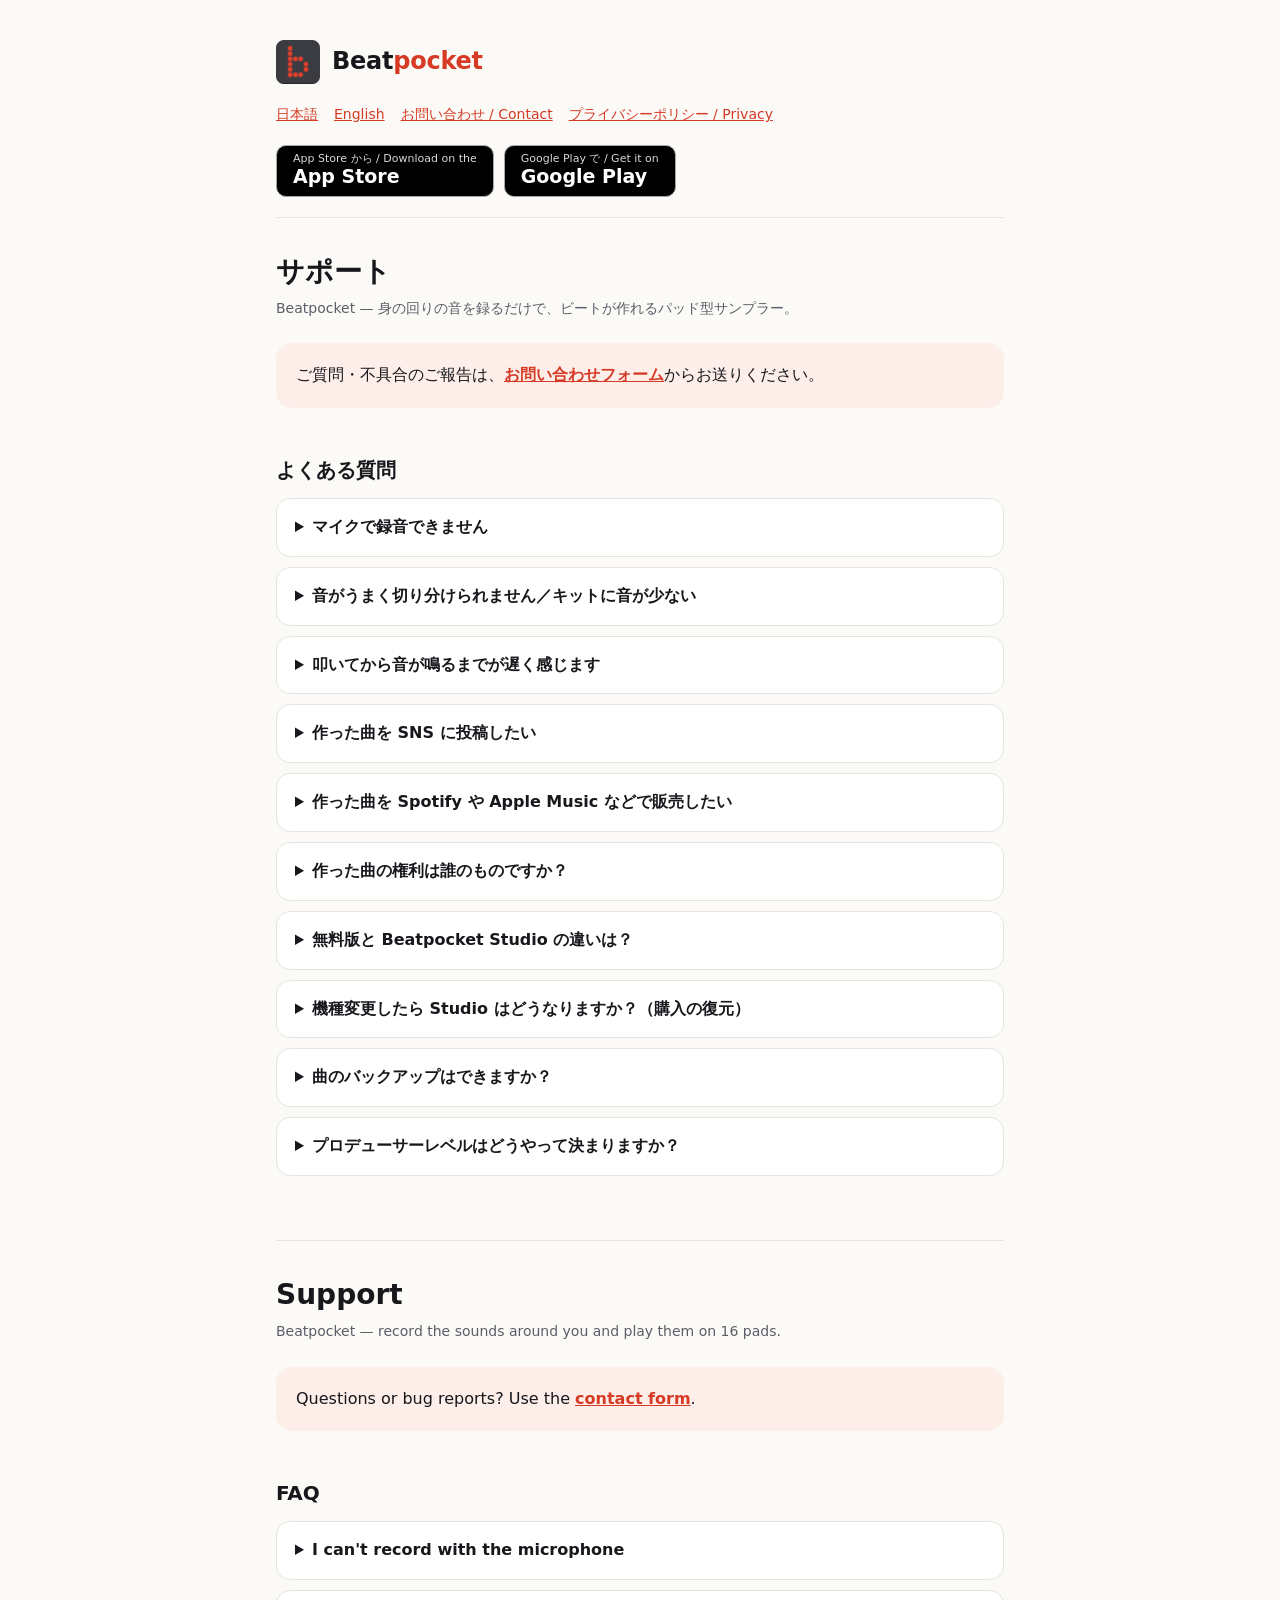
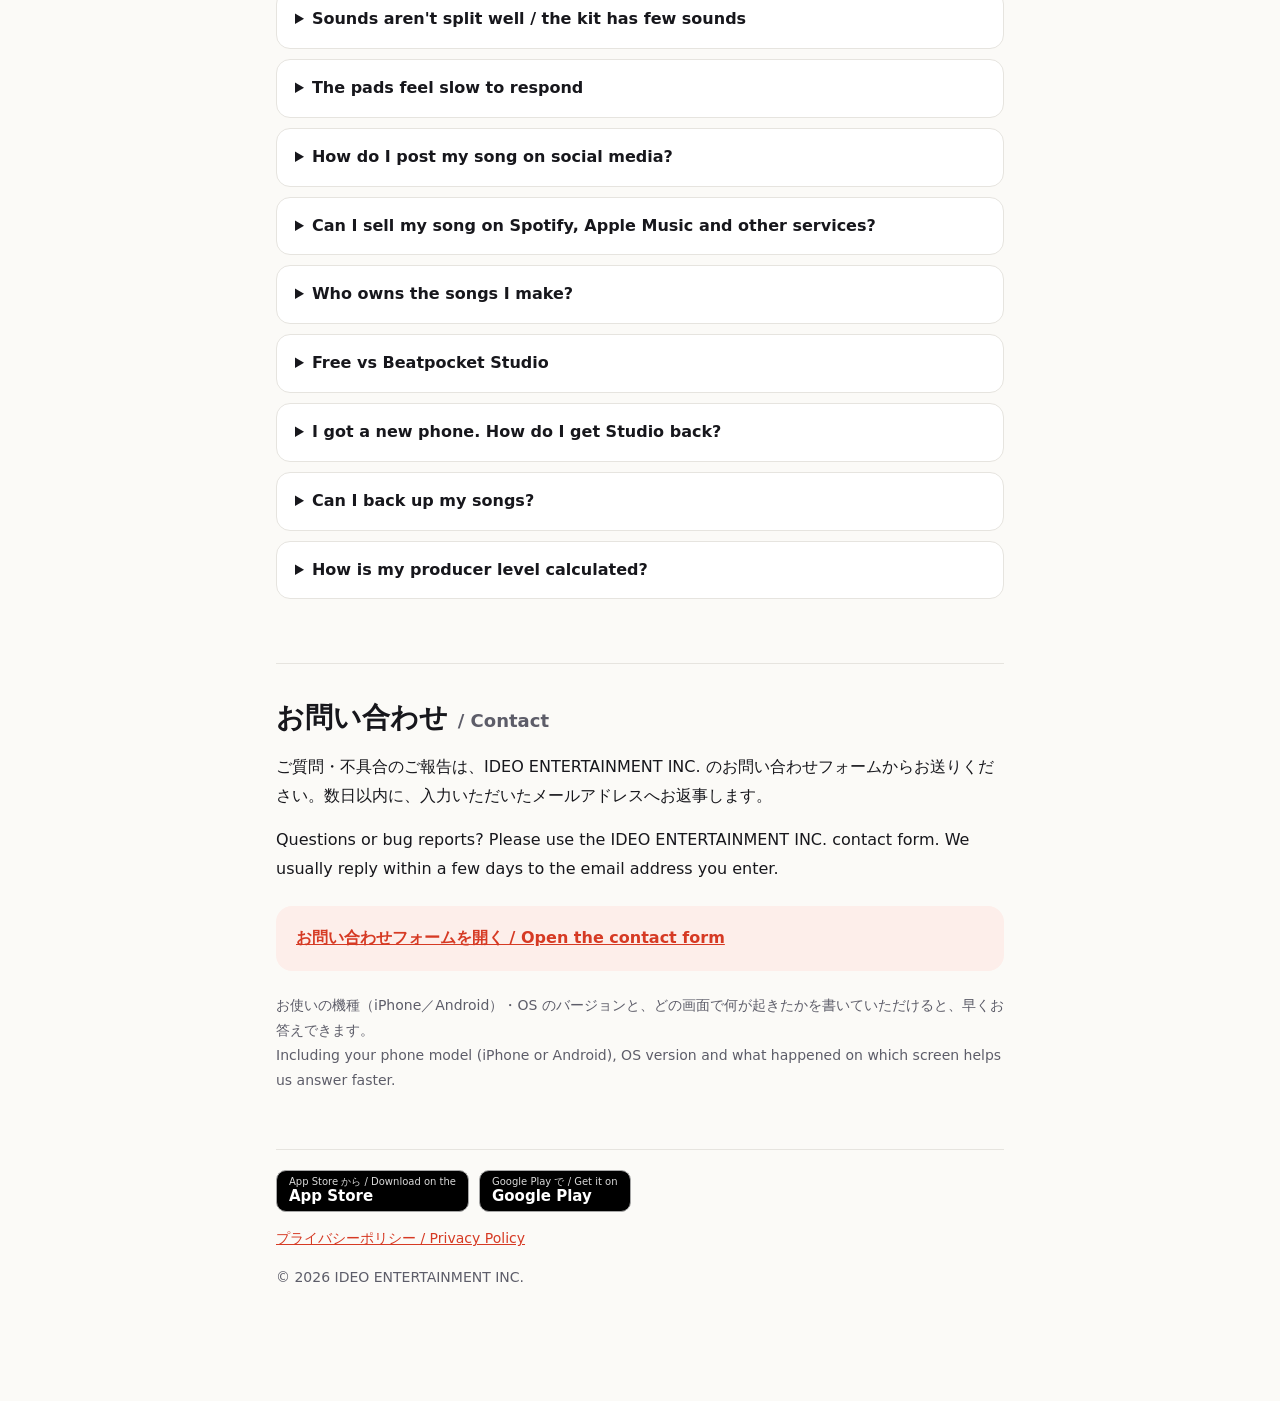
<file: index.html>
<!DOCTYPE html>
<html lang="ja">
<head>
<meta charset="utf-8">
<meta name="viewport" content="width=device-width, initial-scale=1">
<title>Beatpocket サポート / Support</title>
<meta name="description" content="Beatpocket（身の回りの音を録るだけでビートが作れる iPhone・Android アプリ）のサポートページ。よくある質問とお問い合わせ先。">
<link rel="stylesheet" href="style.css">
<link rel="apple-touch-icon" href="assets/apple-touch-icon.png">
<link rel="icon" href="assets/mark.png">
</head>
<body>
<div class="wrap">
<header>
  <a class="brand" href="./"><img src="assets/mark.png" alt=""><b>Beat<span>pocket</span></b></a>
  <p class="langbar"><a href="#ja">日本語</a><a href="#en">English</a><a href="#contact">お問い合わせ / Contact</a><a href="privacy.html">プライバシーポリシー / Privacy</a></p>
  <p class="stores top">
    <a class="store" href="https://apps.apple.com/app/id6832388760"><small>App Store から / Download on the</small>App Store</a>
    <a class="store" href="https://play.google.com/store/apps/details?id=com.beatpocket.app"><small>Google Play で / Get it on</small>Google Play</a>
  </p>
</header>

<!-- ====================== 日本語 ====================== -->
<section id="ja" lang="ja">
<h1>サポート</h1>
<p class="meta">Beatpocket — 身の回りの音を録るだけで、ビートが作れるパッド型サンプラー。</p>

<div class="contact">
  <p style="margin:0">ご質問・不具合のご報告は、<a href="https://ideo-e.com/contact?app=beatpocket">お問い合わせフォーム</a>からお送りください。</p>
</div>

<h2>よくある質問</h2>

<details><summary>マイクで録音できません</summary>
<p><b>iPhone：</b>「設定」アプリ →「Beatpocket」→「マイク」をオンにしてください。</p>
<p><b>Android：</b>「設定」アプリ →「アプリ」→「Beatpocket」→「権限」→「マイク」を「アプリの使用中のみ許可」にしてください（機種によって項目名が少し違います）。</p>
<p>録音した音はお使いの端末の中だけに保存され、外部には送られません。</p>
</details>

<details><summary>音がうまく切り分けられません／キットに音が少ない</summary>
<ul>
  <li>音と音の間を 0.3 秒ほどあけて録音してください。</li>
  <li>マイクに少し近づくと、周りの雑音より音がはっきり録れます。</li>
  <li>役割（キック・スネアなど）が違うと思ったら、パッドを長押しして変えられます。</li>
</ul>
</details>

<details><summary>叩いてから音が鳴るまでが遅く感じます</summary>
<p>Bluetooth のイヤホンやスピーカーは、仕組み上 0.1 秒以上遅れます。端末本体のスピーカーか、有線のイヤホンでお使いください。</p>
<p>Android は機種によって遅れ方が違います。ほかのアプリを閉じたり、省電力モードをオフにしたりすると改善することがあります。</p>
</details>

<details><summary>作った曲を SNS に投稿したい</summary>
<p>曲の画面の「4 シェア」→「SNS用の動画」で、縦長の動画を作れます。できあがると共有メニューが開くので、投稿したいアプリを選んでください（Android では「端末に保存」で動画ファイルとして保存もできます）。動画を作っている間は、Beatpocket を開いたままにしてください。</p>
</details>

<details><summary>作った曲を Spotify や Apple Music などで販売したい</summary>
<p>Beatpocket Studio の「配信用パッケージ」で、マスター音源（WAV）・3000×3000 のジャケット画像・クレジットを書き出せます。これを TuneCore、DistroKid などの配信代行サービスにアップロードすると、各音楽配信サイトで販売できます。アプリ自体が配信サイトにアップロードすることはありません。</p>
</details>

<details><summary>作った曲の権利は誰のものですか？</summary>
<p>あなたが自分で録音した音と、アプリ内蔵の音でできた曲は、あなたの作品です。アプリ内蔵の音（「サンプル音で試す」の音）は商用利用できます。</p>
<p>ファイルから取り込んだ音を含む曲は、権利を確認できないため、アプリから投稿・販売用の書き出しができません。市販の曲やレコードの音を使った曲を公開するには、権利者の許諾が必要です。</p>
</details>

<details><summary>無料版と Beatpocket Studio の違いは？</summary>
<table>
  <tr><th></th><th>無料</th><th>Studio（買い切り）</th></tr>
  <tr><td>録音・キット・ビート・曲づくり</td><td>○</td><td>○</td></tr>
  <tr><td>保存できる曲</td><td>3曲まで</td><td>無制限</td></tr>
  <tr><td>書き出し（WAV・動画）</td><td>最後に短いロゴ音・ロゴ入り</td><td>ロゴなし</td></tr>
  <tr><td>ステム書き出し・配信用パッケージ</td><td>—</td><td>○</td></tr>
</table>
<p>Studio はサブスクリプションではなく、一度の購入でずっと使えます。価格は App Store・Google Play に表示されます。</p>
</details>

<details><summary>機種変更したら Studio はどうなりますか？（購入の復元）</summary>
<p><b>iPhone：</b>同じ Apple ID でサインインした iPhone で、ホーム右上の「Studio」→「購入を復元」を押してください。</p>
<p><b>Android：</b>購入したときと同じ Google アカウントを Google Play に設定すると、アプリを開いたときに自動で戻ります。戻らないときは、ホーム右上の「Studio」→「購入を復元」を押してください。</p>
<p>どちらも追加の料金はかかりません。iPhone と Android の間では購入を引き継げません。</p>
</details>

<details><summary>曲のバックアップはできますか？</summary>
<p>曲と録音はお使いの端末の中だけに保存されています。アプリを削除すると曲も消えます。大事な曲は「4 シェア」から WAV で書き出して保存しておいてください。iPhone は「ファイル」アプリなど、Android は「端末に保存」から好きなフォルダ（Google ドライブも選べます）に保存できます。</p>
</details>

<details><summary>プロデューサーレベルはどうやって決まりますか？</summary>
<p>実際に作ったものから、お使いの端末の中だけで計算しています。リズム感は「叩いて記録」でビートに合わせて叩いたときのズレ（ミリ秒）、完成力は書き出した曲の数などから測ります。いちばん多く経験値がもらえるのは、曲を最後まで仕上げて書き出すことです。</p>
</details>
</section>

<hr>

<!-- ====================== English ====================== -->
<section id="en" lang="en">
<h1>Support</h1>
<p class="meta">Beatpocket — record the sounds around you and play them on 16 pads.</p>

<div class="contact">
  <p style="margin:0">Questions or bug reports? Use the <a href="https://ideo-e.com/contact?app=beatpocket">contact form</a>.</p>
</div>

<h2>FAQ</h2>

<details><summary>I can't record with the microphone</summary>
<p><b>iPhone:</b> Open the Settings app → Beatpocket → turn on Microphone.</p>
<p><b>Android:</b> Open the Settings app → Apps → Beatpocket → Permissions → Microphone → "Allow only while using the app" (names vary a little by phone).</p>
<p>Your recordings stay on your device and are never uploaded.</p>
</details>

<details><summary>Sounds aren't split well / the kit has few sounds</summary>
<ul>
  <li>Leave about 0.3 seconds between sounds when recording.</li>
  <li>Get a little closer to the microphone so your sounds stand out from background noise.</li>
  <li>If a pad's role (kick, snare…) looks wrong, long-press the pad to change it.</li>
</ul>
</details>

<details><summary>The pads feel slow to respond</summary>
<p>Bluetooth headphones and speakers add 100 ms or more of delay. Use your phone's speaker or wired headphones.</p>
<p>On Android, delay varies by phone. Closing other apps or turning off battery saver can help.</p>
</details>

<details><summary>How do I post my song on social media?</summary>
<p>In a song, go to "4 Share" → "Video for social media" to make a vertical video. When it's ready, the share sheet opens — pick the app you want to post to (on Android you can also tap "Save to device" to keep the video file). Keep Beatpocket open while the video is being made.</p>
</details>

<details><summary>Can I sell my song on Spotify, Apple Music and other services?</summary>
<p>With Beatpocket Studio, "Release package" exports a master WAV, 3000×3000 cover art and credits. Upload them to a music distributor such as TuneCore or DistroKid to release your song on streaming services. The app itself never uploads anything.</p>
</details>

<details><summary>Who owns the songs I make?</summary>
<p>Songs made from your own recordings and the app's built-in sounds are your own work. The built-in sounds ("Try sample sounds") are free for commercial use.</p>
<p>Songs that include imported audio files can't be exported for posting or release from the app, because their rights can't be confirmed. Publishing music that uses commercial recordings or records requires permission from the rights holders.</p>
</details>

<details><summary>Free vs Beatpocket Studio</summary>
<table>
  <tr><th></th><th>Free</th><th>Studio (one-time)</th></tr>
  <tr><td>Record, kits, beats, songs</td><td>✓</td><td>✓</td></tr>
  <tr><td>Saved songs</td><td>Up to 3</td><td>Unlimited</td></tr>
  <tr><td>Export (WAV, video)</td><td>Short Beatpocket tag and logo</td><td>Clean</td></tr>
  <tr><td>Stems and release package</td><td>—</td><td>✓</td></tr>
</table>
<p>Studio is a one-time purchase, not a subscription. The price is shown in the App Store and Google Play.</p>
</details>

<details><summary>I got a new phone. How do I get Studio back?</summary>
<p><b>iPhone:</b> On an iPhone signed in with the same Apple ID, tap "Studio" at the top right of the home screen → "Restore purchase".</p>
<p><b>Android:</b> With the same Google account you bought it with set up in Google Play, Studio comes back by itself when you open the app. If it doesn't, tap "Studio" at the top right of the home screen → "Restore purchase".</p>
<p>There's no extra charge either way. Purchases don't carry over between iPhone and Android.</p>
</details>

<details><summary>Can I back up my songs?</summary>
<p>Songs and recordings are stored only on your device, and deleting the app deletes them. Export important songs as WAV from "4 Share" and save them: on iPhone, for example, in the Files app; on Android, tap "Save to device" and pick any folder (Google Drive works too).</p>
</details>

<details><summary>How is my producer level calculated?</summary>
<p>From what you actually make, entirely on your device. Rhythm is how many milliseconds your taps land off the beat when you use "Record taps"; Finishing counts the songs you export, and so on. Finishing a song and exporting it earns the most XP.</p>
</details>
</section>

<hr>

<!-- ====================== Contact ====================== -->
<section id="contact">
<h1>お問い合わせ <span class="meta" style="font-size:18px">/ Contact</span></h1>
<p>ご質問・不具合のご報告は、IDEO ENTERTAINMENT INC. のお問い合わせフォームからお送りください。数日以内に、入力いただいたメールアドレスへお返事します。</p>
<p>Questions or bug reports? Please use the IDEO ENTERTAINMENT INC. contact form. We usually reply within a few days to the email address you enter.</p>
<div class="contact">
  <p style="margin:0"><a href="https://ideo-e.com/contact?app=beatpocket">お問い合わせフォームを開く / Open the contact form</a></p>
</div>
<p class="meta">お使いの機種（iPhone／Android）・OS のバージョンと、どの画面で何が起きたかを書いていただけると、早くお答えできます。<br>Including your phone model (iPhone or Android), OS version and what happened on which screen helps us answer faster.</p>
</section>

<footer>
  <p class="stores foot">
    <a class="store" href="https://apps.apple.com/app/id6832388760"><small>App Store から / Download on the</small>App Store</a>
    <a class="store" href="https://play.google.com/store/apps/details?id=com.beatpocket.app"><small>Google Play で / Get it on</small>Google Play</a>
  </p>
  <a href="privacy.html">プライバシーポリシー / Privacy Policy</a>
  <p>© 2026 IDEO ENTERTAINMENT INC.</p>
</footer>
</div>
</body>
</html>
</file>
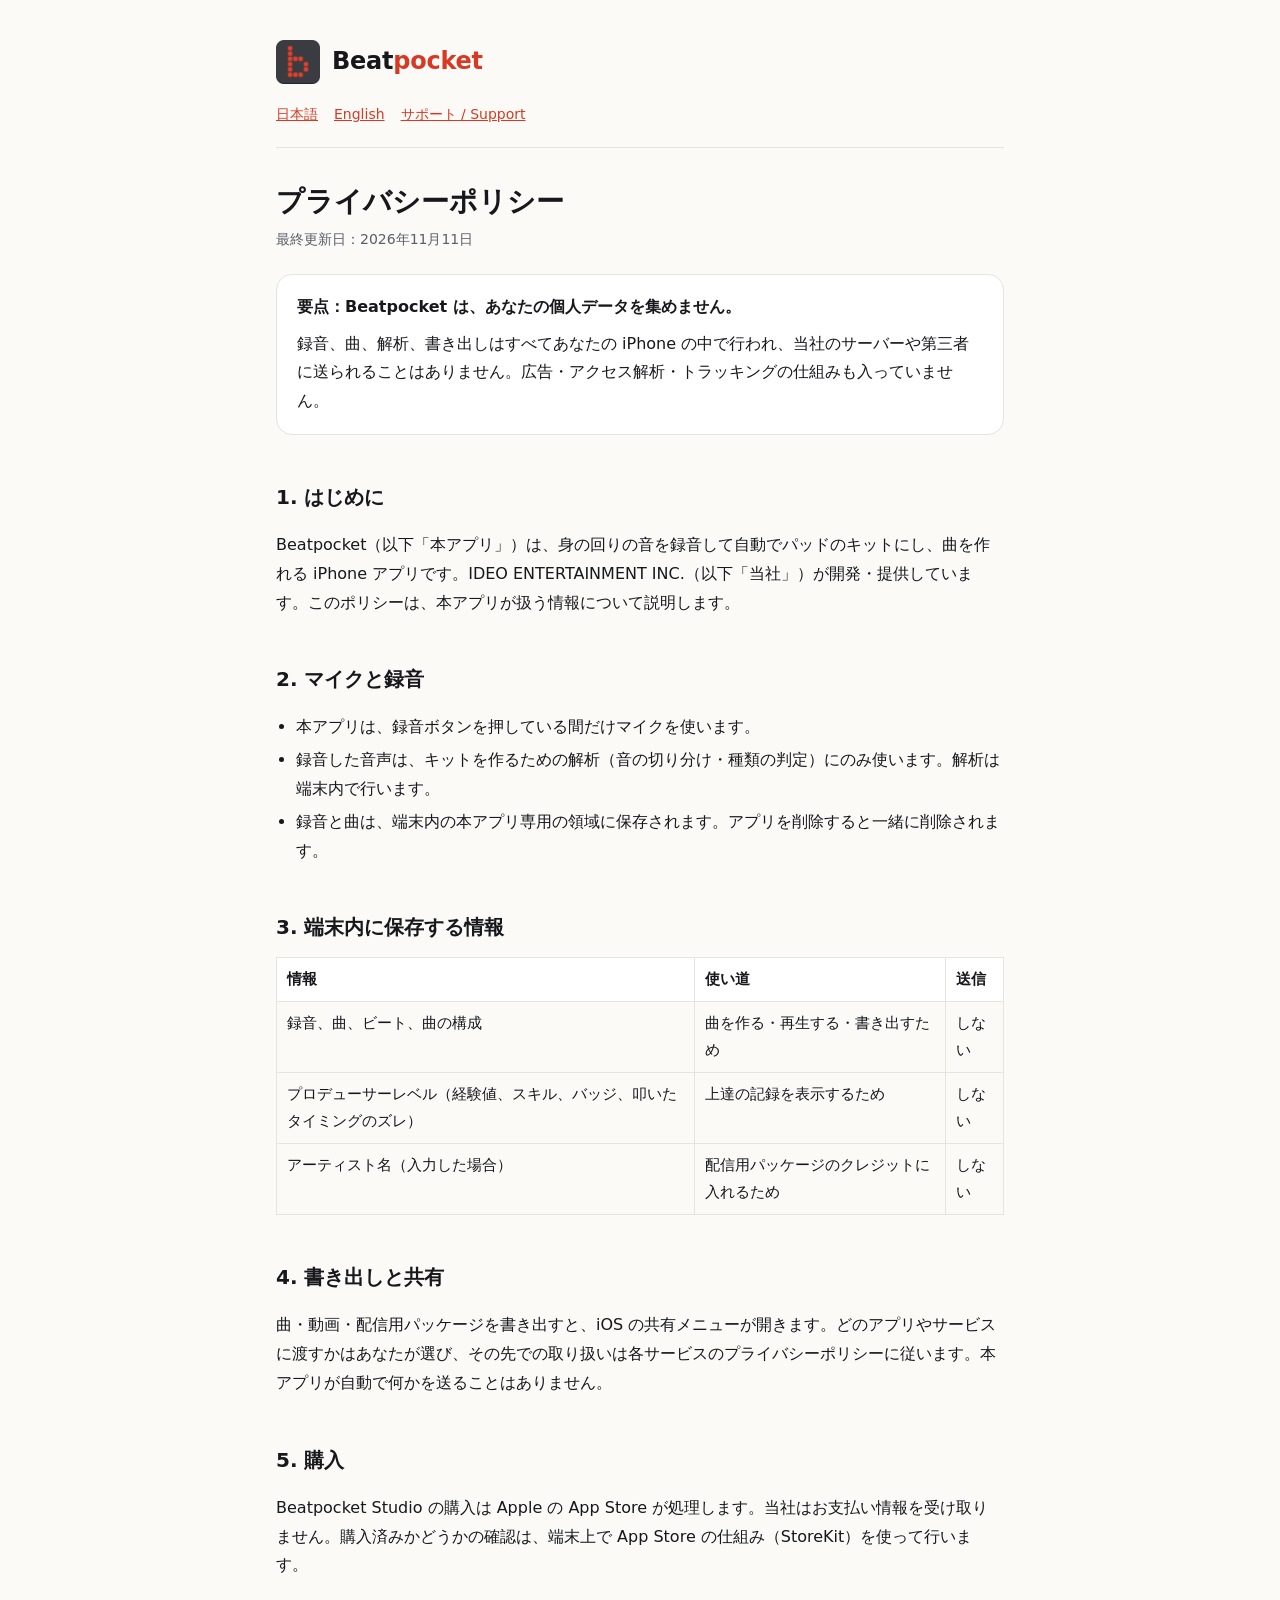
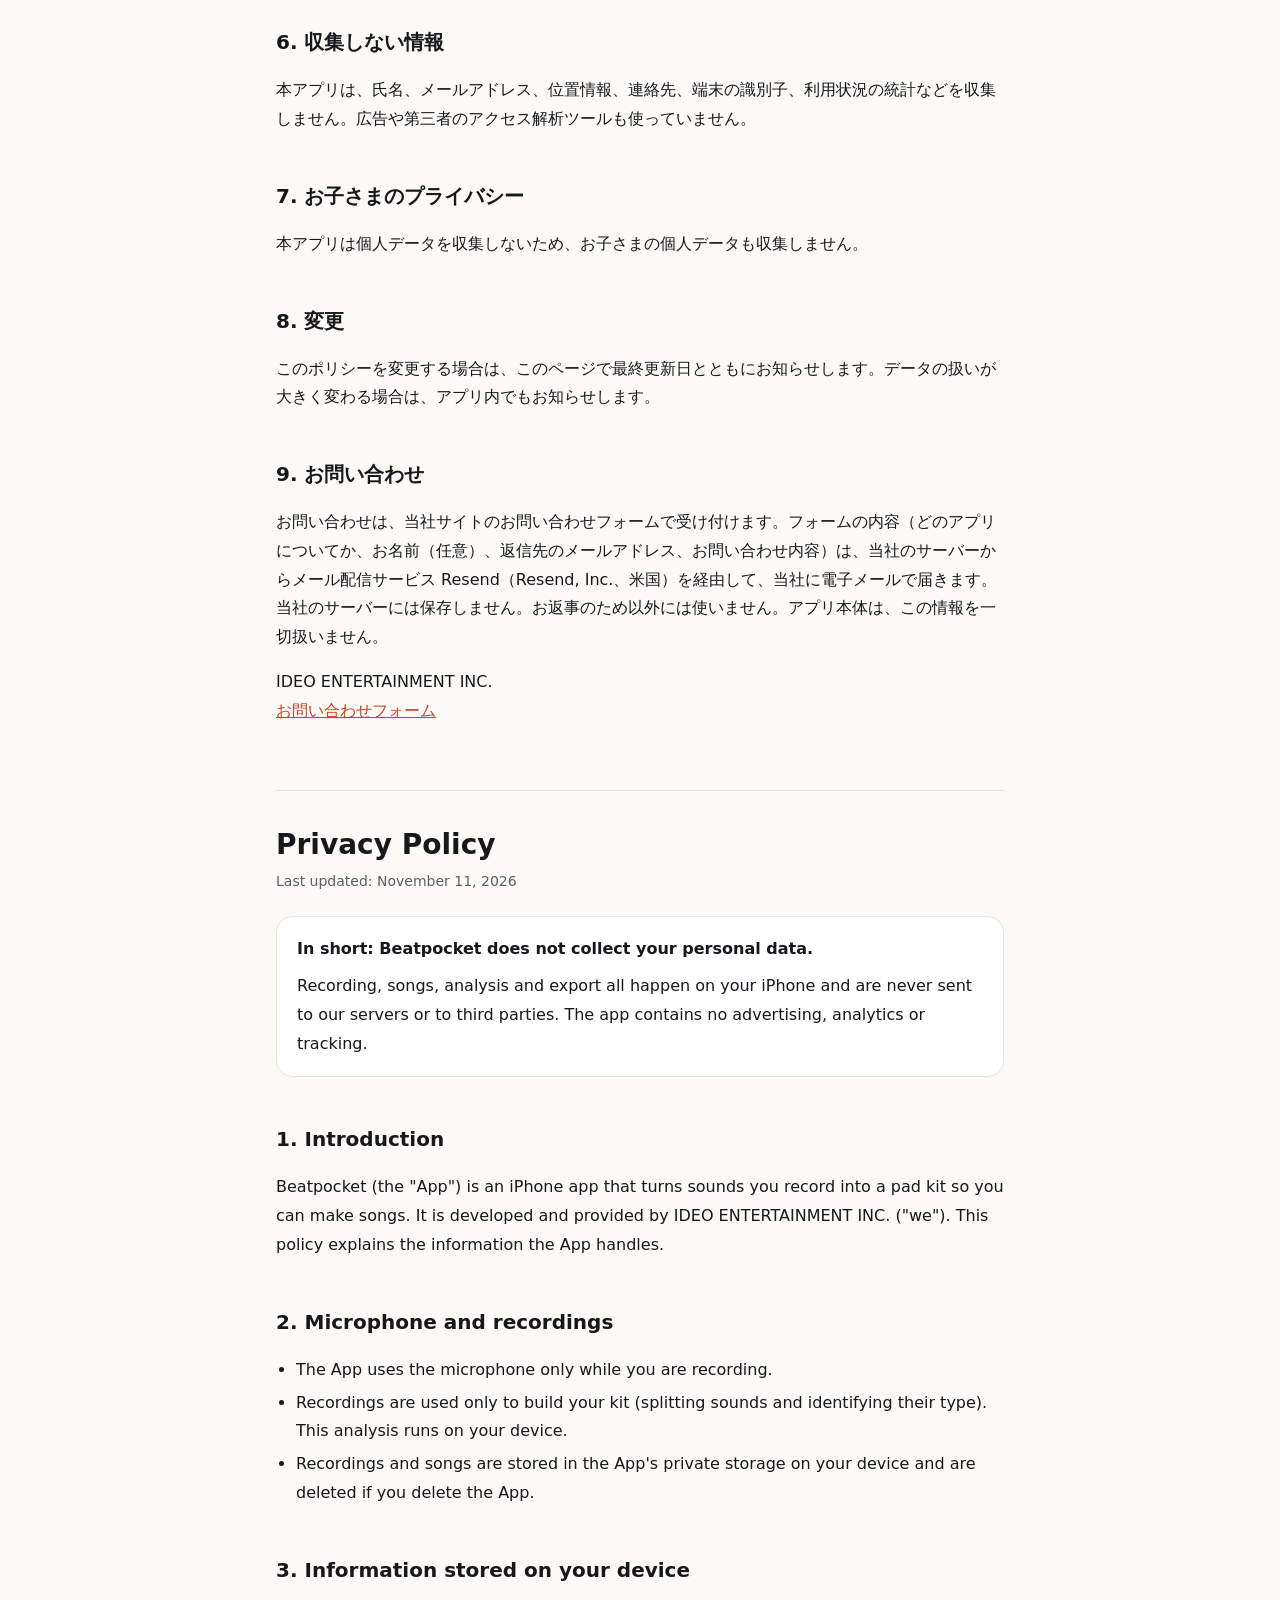
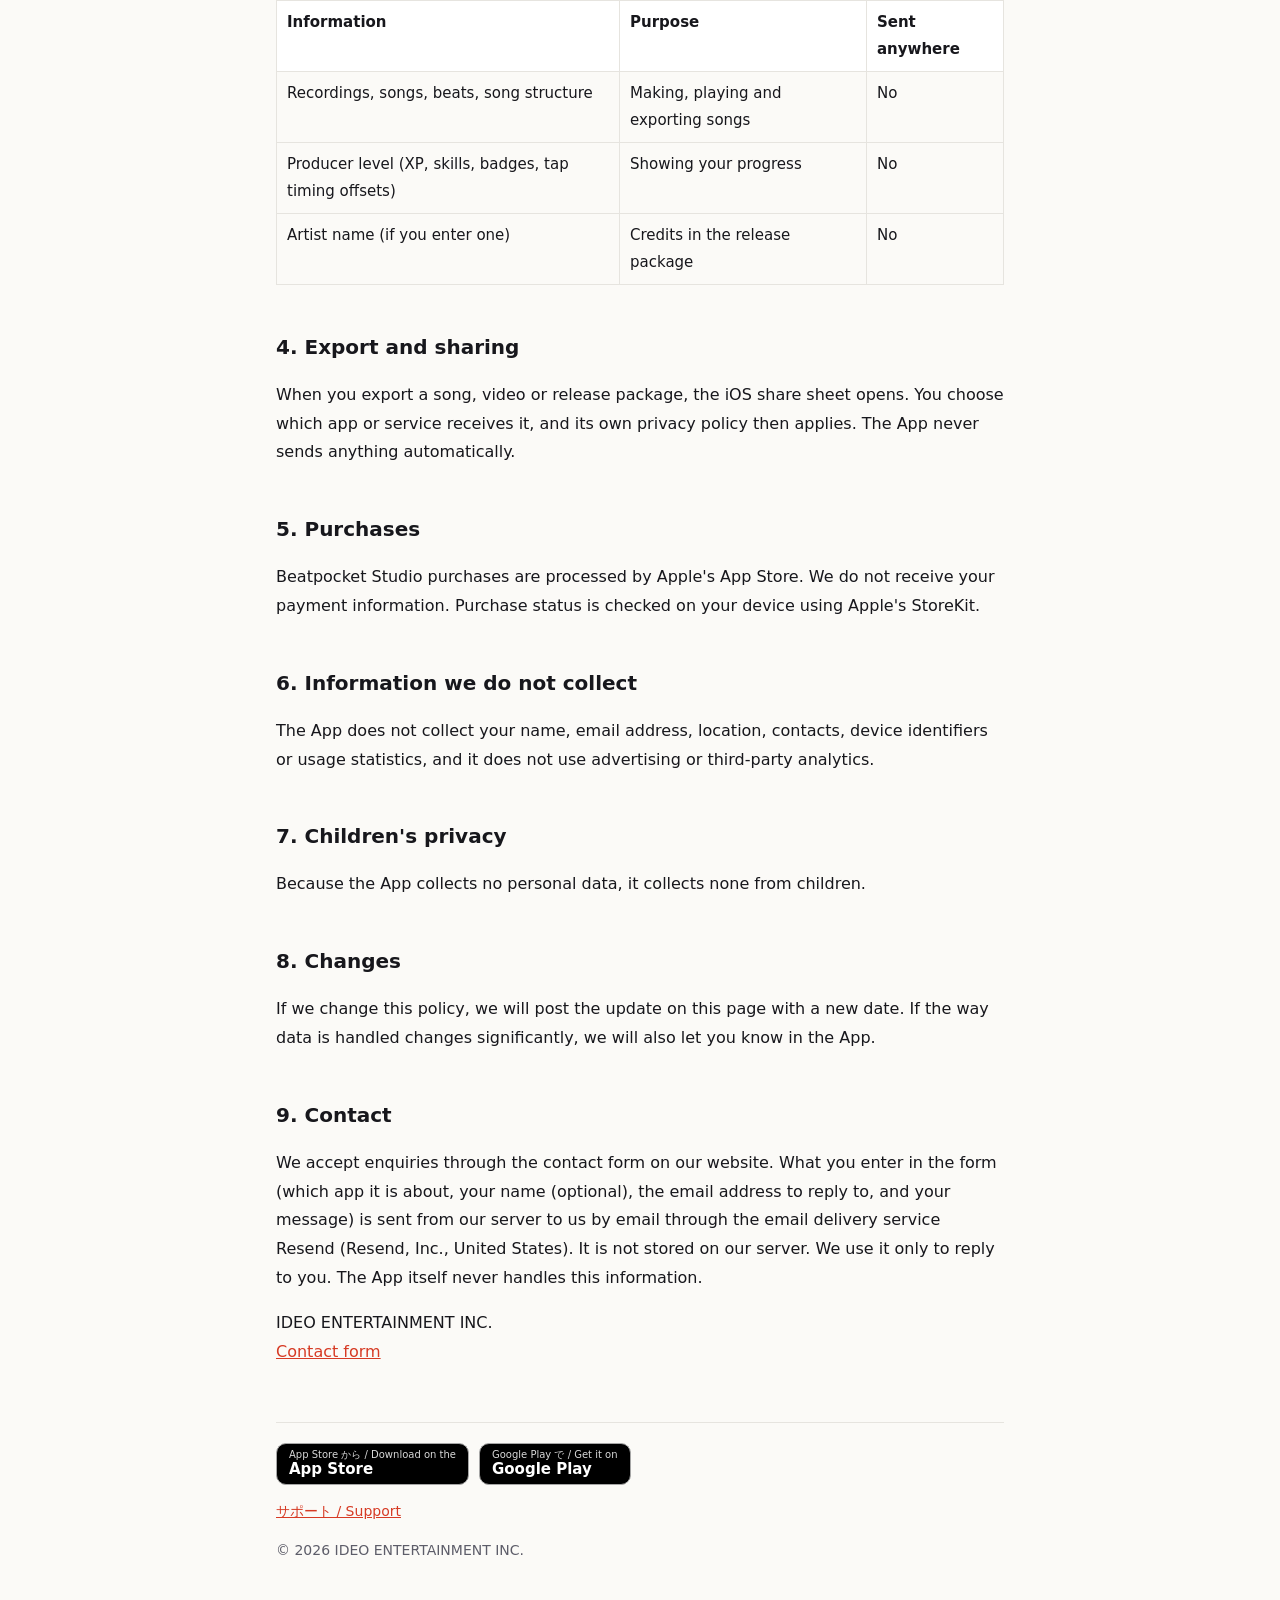
<file: privacy.html>
<!DOCTYPE html>
<html lang="ja">
<head>
<meta charset="utf-8">
<meta name="viewport" content="width=device-width, initial-scale=1">
<title>プライバシーポリシー / Privacy Policy — Beatpocket</title>
<meta name="description" content="Beatpocket のプライバシーポリシー。録音・曲・解析はすべて端末内で行い、個人データを収集しません。">
<link rel="stylesheet" href="style.css">
<link rel="apple-touch-icon" href="assets/apple-touch-icon.png">
<link rel="icon" href="assets/mark.png">
</head>
<body>
<div class="wrap">
<header>
  <a class="brand" href="./"><img src="assets/mark.png" alt=""><b>Beat<span>pocket</span></b></a>
  <p class="langbar"><a href="#ja">日本語</a><a href="#en">English</a><a href="./">サポート / Support</a></p>
</header>

<section id="ja" lang="ja">
<h1>プライバシーポリシー</h1>
<p class="meta">最終更新日：2026年11月11日</p>

<div class="lead">
  <p><b>要点：Beatpocket は、あなたの個人データを集めません。</b></p>
  <p>録音、曲、解析、書き出しはすべてあなたの iPhone の中で行われ、当社のサーバーや第三者に送られることはありません。広告・アクセス解析・トラッキングの仕組みも入っていません。</p>
</div>

<h2>1. はじめに</h2>
<p>Beatpocket（以下「本アプリ」）は、身の回りの音を録音して自動でパッドのキットにし、曲を作れる iPhone アプリです。IDEO ENTERTAINMENT INC.（以下「当社」）が開発・提供しています。このポリシーは、本アプリが扱う情報について説明します。</p>

<h2>2. マイクと録音</h2>
<ul>
  <li>本アプリは、録音ボタンを押している間だけマイクを使います。</li>
  <li>録音した音声は、キットを作るための解析（音の切り分け・種類の判定）にのみ使います。解析は端末内で行います。</li>
  <li>録音と曲は、端末内の本アプリ専用の領域に保存されます。アプリを削除すると一緒に削除されます。</li>
</ul>

<h2>3. 端末内に保存する情報</h2>
<table>
  <tr><th>情報</th><th>使い道</th><th>送信</th></tr>
  <tr><td>録音、曲、ビート、曲の構成</td><td>曲を作る・再生する・書き出すため</td><td>しない</td></tr>
  <tr><td>プロデューサーレベル（経験値、スキル、バッジ、叩いたタイミングのズレ）</td><td>上達の記録を表示するため</td><td>しない</td></tr>
  <tr><td>アーティスト名（入力した場合）</td><td>配信用パッケージのクレジットに入れるため</td><td>しない</td></tr>
</table>

<h2>4. 書き出しと共有</h2>
<p>曲・動画・配信用パッケージを書き出すと、iOS の共有メニューが開きます。どのアプリやサービスに渡すかはあなたが選び、その先での取り扱いは各サービスのプライバシーポリシーに従います。本アプリが自動で何かを送ることはありません。</p>

<h2>5. 購入</h2>
<p>Beatpocket Studio の購入は Apple の App Store が処理します。当社はお支払い情報を受け取りません。購入済みかどうかの確認は、端末上で App Store の仕組み（StoreKit）を使って行います。</p>

<h2>6. 収集しない情報</h2>
<p>本アプリは、氏名、メールアドレス、位置情報、連絡先、端末の識別子、利用状況の統計などを収集しません。広告や第三者のアクセス解析ツールも使っていません。</p>

<h2>7. お子さまのプライバシー</h2>
<p>本アプリは個人データを収集しないため、お子さまの個人データも収集しません。</p>

<h2>8. 変更</h2>
<p>このポリシーを変更する場合は、このページで最終更新日とともにお知らせします。データの扱いが大きく変わる場合は、アプリ内でもお知らせします。</p>

<h2>9. お問い合わせ</h2>
<p>お問い合わせは、当社サイトのお問い合わせフォームで受け付けます。フォームの内容（どのアプリについてか、お名前（任意）、返信先のメールアドレス、お問い合わせ内容）は、当社のサーバーからメール配信サービス Resend（Resend, Inc.、米国）を経由して、当社に電子メールで届きます。当社のサーバーには保存しません。お返事のため以外には使いません。アプリ本体は、この情報を一切扱いません。</p>
<p>IDEO ENTERTAINMENT INC.<br><a href="https://ideo-e.com/contact?app=beatpocket">お問い合わせフォーム</a></p>
</section>

<hr>

<section id="en" lang="en">
<h1>Privacy Policy</h1>
<p class="meta">Last updated: November 11, 2026</p>

<div class="lead">
  <p><b>In short: Beatpocket does not collect your personal data.</b></p>
  <p>Recording, songs, analysis and export all happen on your iPhone and are never sent to our servers or to third parties. The app contains no advertising, analytics or tracking.</p>
</div>

<h2>1. Introduction</h2>
<p>Beatpocket (the "App") is an iPhone app that turns sounds you record into a pad kit so you can make songs. It is developed and provided by IDEO ENTERTAINMENT INC. ("we"). This policy explains the information the App handles.</p>

<h2>2. Microphone and recordings</h2>
<ul>
  <li>The App uses the microphone only while you are recording.</li>
  <li>Recordings are used only to build your kit (splitting sounds and identifying their type). This analysis runs on your device.</li>
  <li>Recordings and songs are stored in the App's private storage on your device and are deleted if you delete the App.</li>
</ul>

<h2>3. Information stored on your device</h2>
<table>
  <tr><th>Information</th><th>Purpose</th><th>Sent anywhere</th></tr>
  <tr><td>Recordings, songs, beats, song structure</td><td>Making, playing and exporting songs</td><td>No</td></tr>
  <tr><td>Producer level (XP, skills, badges, tap timing offsets)</td><td>Showing your progress</td><td>No</td></tr>
  <tr><td>Artist name (if you enter one)</td><td>Credits in the release package</td><td>No</td></tr>
</table>

<h2>4. Export and sharing</h2>
<p>When you export a song, video or release package, the iOS share sheet opens. You choose which app or service receives it, and its own privacy policy then applies. The App never sends anything automatically.</p>

<h2>5. Purchases</h2>
<p>Beatpocket Studio purchases are processed by Apple's App Store. We do not receive your payment information. Purchase status is checked on your device using Apple's StoreKit.</p>

<h2>6. Information we do not collect</h2>
<p>The App does not collect your name, email address, location, contacts, device identifiers or usage statistics, and it does not use advertising or third-party analytics.</p>

<h2>7. Children's privacy</h2>
<p>Because the App collects no personal data, it collects none from children.</p>

<h2>8. Changes</h2>
<p>If we change this policy, we will post the update on this page with a new date. If the way data is handled changes significantly, we will also let you know in the App.</p>

<h2>9. Contact</h2>
<p>We accept enquiries through the contact form on our website. What you enter in the form (which app it is about, your name (optional), the email address to reply to, and your message) is sent from our server to us by email through the email delivery service Resend (Resend, Inc., United States). It is not stored on our server. We use it only to reply to you. The App itself never handles this information.</p>
<p>IDEO ENTERTAINMENT INC.<br><a href="https://ideo-e.com/contact?app=beatpocket">Contact form</a></p>
</section>

<footer>
  <p class="stores foot">
    <a class="store" href="https://apps.apple.com/app/id6832388760"><small>App Store から / Download on the</small>App Store</a>
    <a class="store" href="https://play.google.com/store/apps/details?id=com.beatpocket.app"><small>Google Play で / Get it on</small>Google Play</a>
  </p>
  <a href="./">サポート / Support</a>
  <p>© 2026 IDEO ENTERTAINMENT INC.</p>
</footer>
</div>
</body>
</html>
</file>
<file: style.css>
:root {
  --ink: #17171c; --muted: #5d5d69; --line: #e6e4df; --bg: #fbfaf7; --card: #ffffff;
  --accent: #d63a24; --accent-soft: #fdeeea;
}
@media (prefers-color-scheme: dark) {
  :root { --ink: #f2f2f5; --muted: #9d9daa; --line: #2b2b33; --bg: #121217; --card: #1b1b22;
          --accent: #e8412c; --accent-soft: #2a1714; }
}
* { box-sizing: border-box; }
body {
  margin: 0; background: var(--bg); color: var(--ink);
  font-family: -apple-system, "Hiragino Sans", "Hiragino Kaku Gothic ProN", system-ui, sans-serif;
  line-height: 1.8; font-size: 16px;
}
.wrap { max-width: 760px; margin: 0 auto; padding: 40px 16px 96px; }
header { padding-bottom: 20px; border-bottom: 1px solid var(--line); }
.brand { display: flex; align-items: center; gap: 12px; text-decoration: none; color: var(--ink); }
.brand img { width: 44px; height: 44px; }
.brand b { font-size: 24px; font-weight: 800; letter-spacing: -.01em; }
.brand b span { color: var(--accent); }
.langbar { margin: 18px 0 0; font-size: 14px; }
.langbar a { margin-right: 16px; }
h1 { font-size: 28px; margin: 36px 0 6px; line-height: 1.3; }
h2 { font-size: 20px; margin: 44px 0 10px; }
h3 { font-size: 16px; margin: 0 0 4px; }
p, li { color: inherit; }
.meta { color: var(--muted); font-size: 14px; margin: 0; }
a { color: var(--accent); }
.lead { background: var(--card); border: 1px solid var(--line); border-radius: 16px; padding: 18px 20px; margin: 22px 0; }
.lead p { margin: 0 0 8px; } .lead p:last-child { margin: 0; }
.contact { background: var(--accent-soft); border-radius: 16px; padding: 18px 20px; margin: 22px 0; }
.contact a { font-weight: 700; word-break: break-all; }
details { background: var(--card); border: 1px solid var(--line); border-radius: 14px; padding: 14px 18px; margin: 10px 0; }
summary { cursor: pointer; font-weight: 700; }
details p, details ul { margin: 10px 0 0; }
ul { padding-left: 1.25em; } li { margin: 4px 0; }
table { border-collapse: collapse; width: 100%; margin: 12px 0; font-size: 15px; }
th, td { border: 1px solid var(--line); padding: 8px 10px; text-align: left; vertical-align: top; }
th { background: var(--card); }
hr { border: 0; border-top: 1px solid var(--line); margin: 64px 0 0; }
footer { margin-top: 56px; padding-top: 20px; border-top: 1px solid var(--line); color: var(--muted); font-size: 14px; }
footer a { margin-right: 14px; }

.form { display: grid; gap: 14px; margin: 18px 0; }
.form label { display: grid; gap: 6px; font-weight: 700; font-size: 15px; }
.form input, .form textarea {
  font: inherit; font-weight: 400; color: var(--ink); background: var(--card);
  border: 1px solid var(--line); border-radius: 12px; padding: 12px 14px; width: 100%;
}
.form input:focus, .form textarea:focus { outline: 2px solid var(--accent); border-color: transparent; }
.form button {
  font: inherit; font-weight: 800; color: #fff; background: var(--accent); border: 0;
  border-radius: 14px; padding: 14px 18px; cursor: pointer;
}
.form button:disabled { opacity: .6; }
.req { color: var(--accent); }
.hp { position: absolute; left: -9999px; width: 1px; height: 1px; opacity: 0; }
.status { margin: 0; font-size: 15px; }
.status.ok { color: #1f9d55; } .status.err { color: #d33; }

.stores { display: flex; flex-wrap: wrap; gap: 10px; margin: 18px 0 0; }
.store {
  display: inline-flex; flex-direction: column; justify-content: center; min-width: 168px;
  padding: 7px 16px 8px; border-radius: 10px; background: #000; color: #fff !important;
  border: 1px solid #a6a6a6; text-decoration: none; font-weight: 700; font-size: 19px; line-height: 1.15;
}
.store small { font-size: 11px; font-weight: 500; opacity: .85; }
.store:hover { background: #222; }
footer .stores { margin: 0 0 14px; }
footer .store { margin: 0; min-width: 0; font-size: 15px; padding: 5px 12px 6px; }
footer .store small { font-size: 10px; }
</file>
